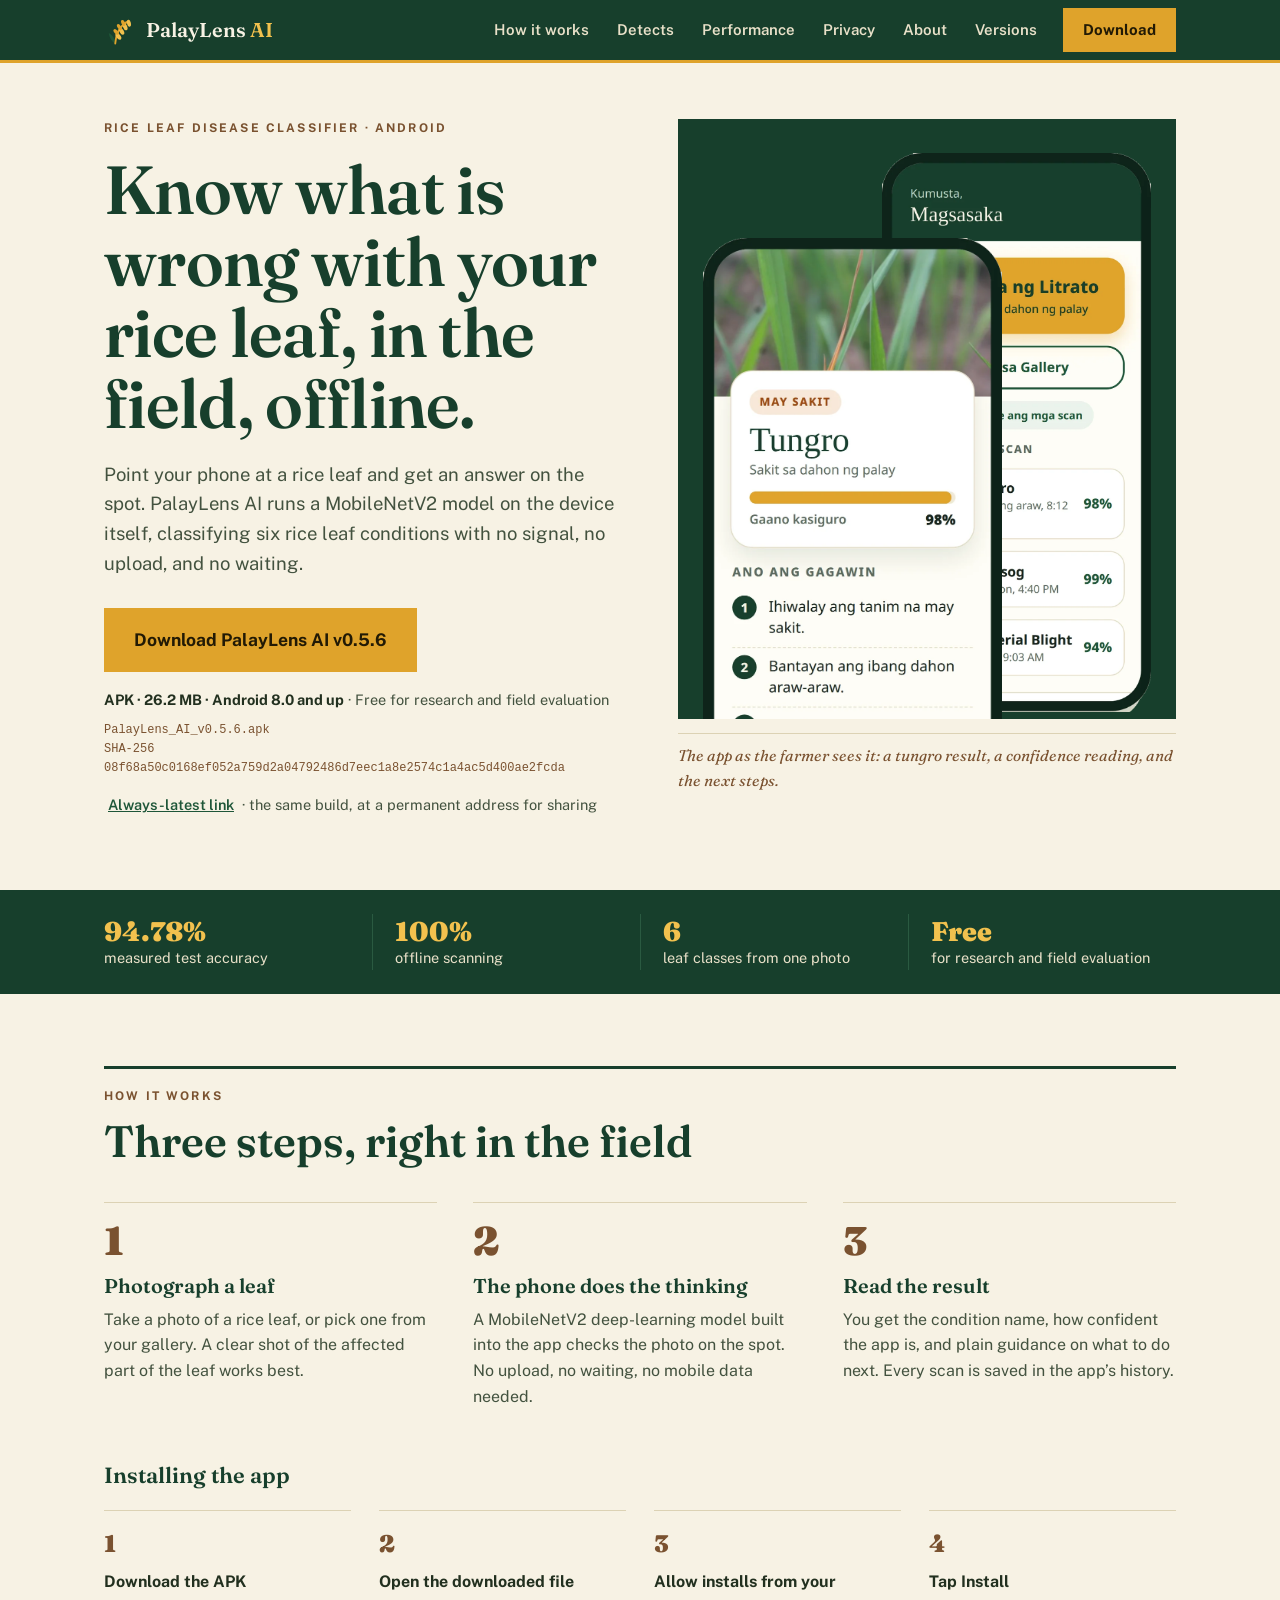
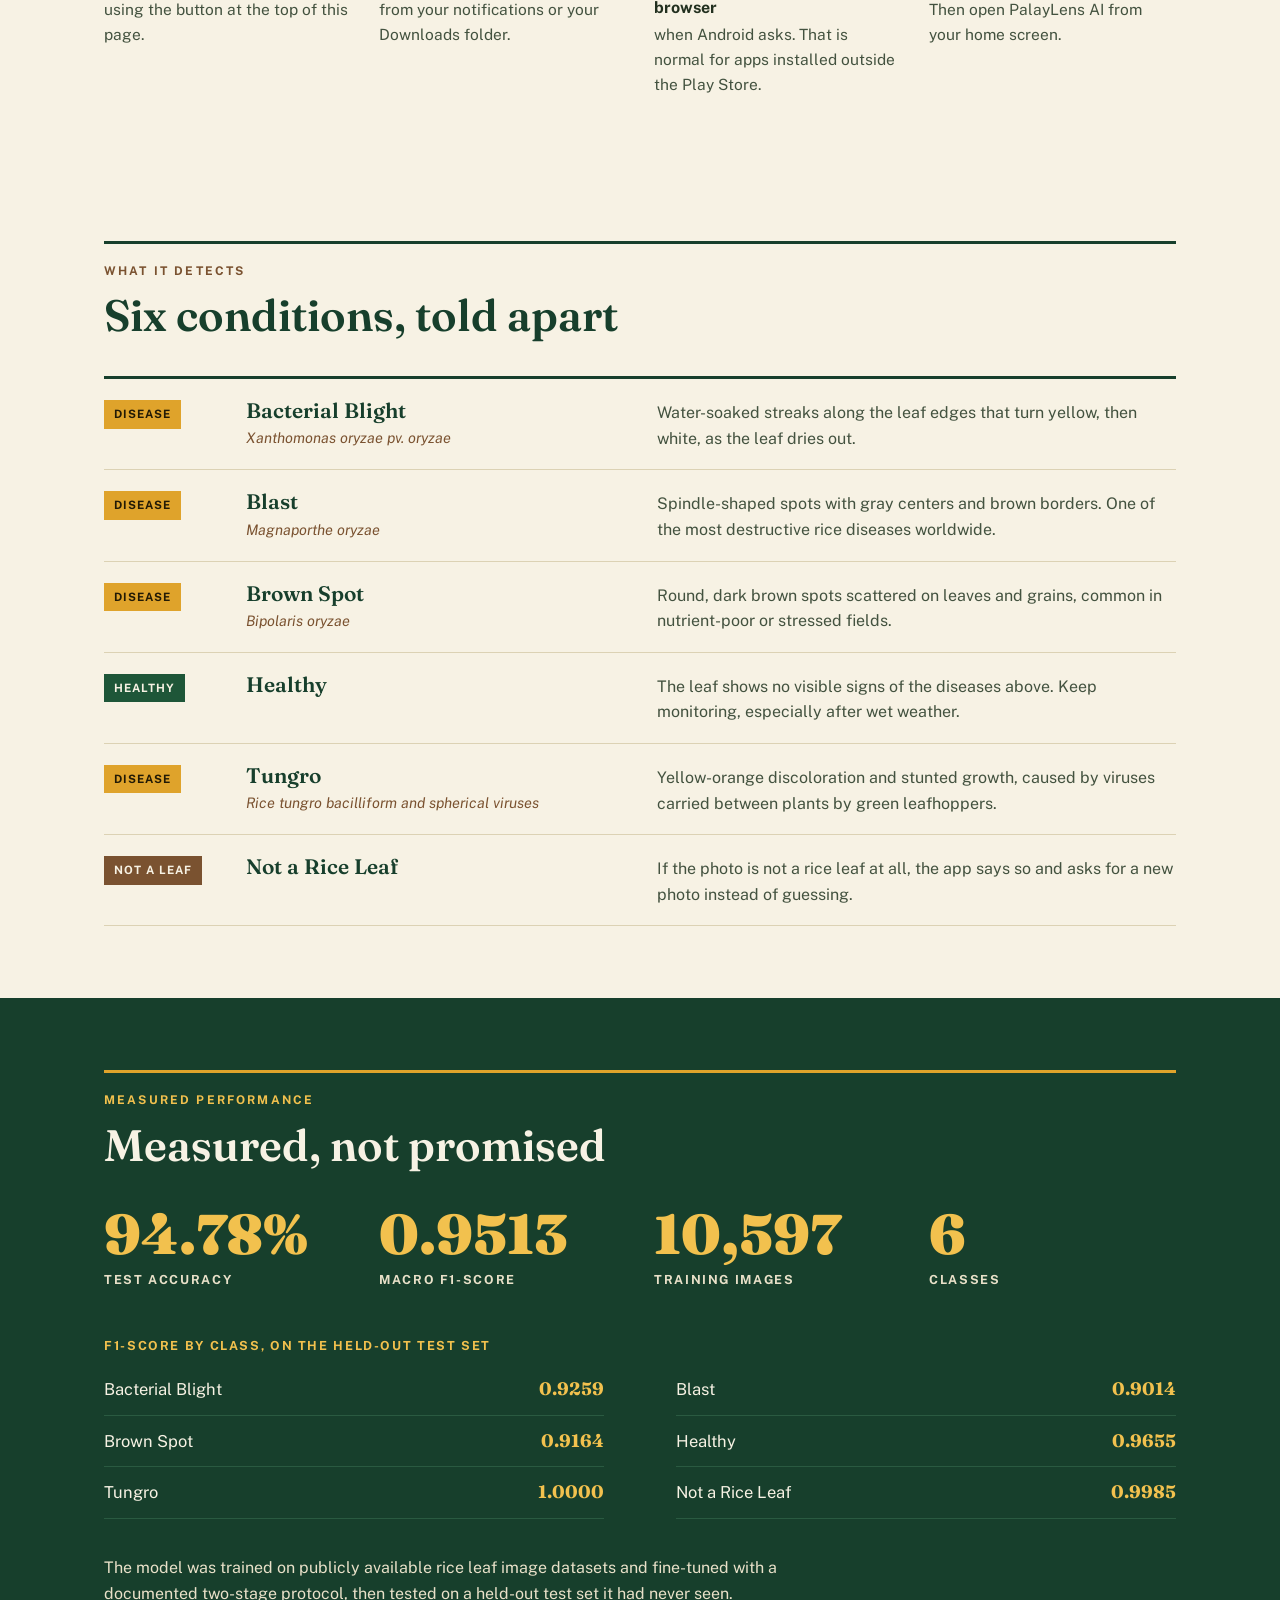
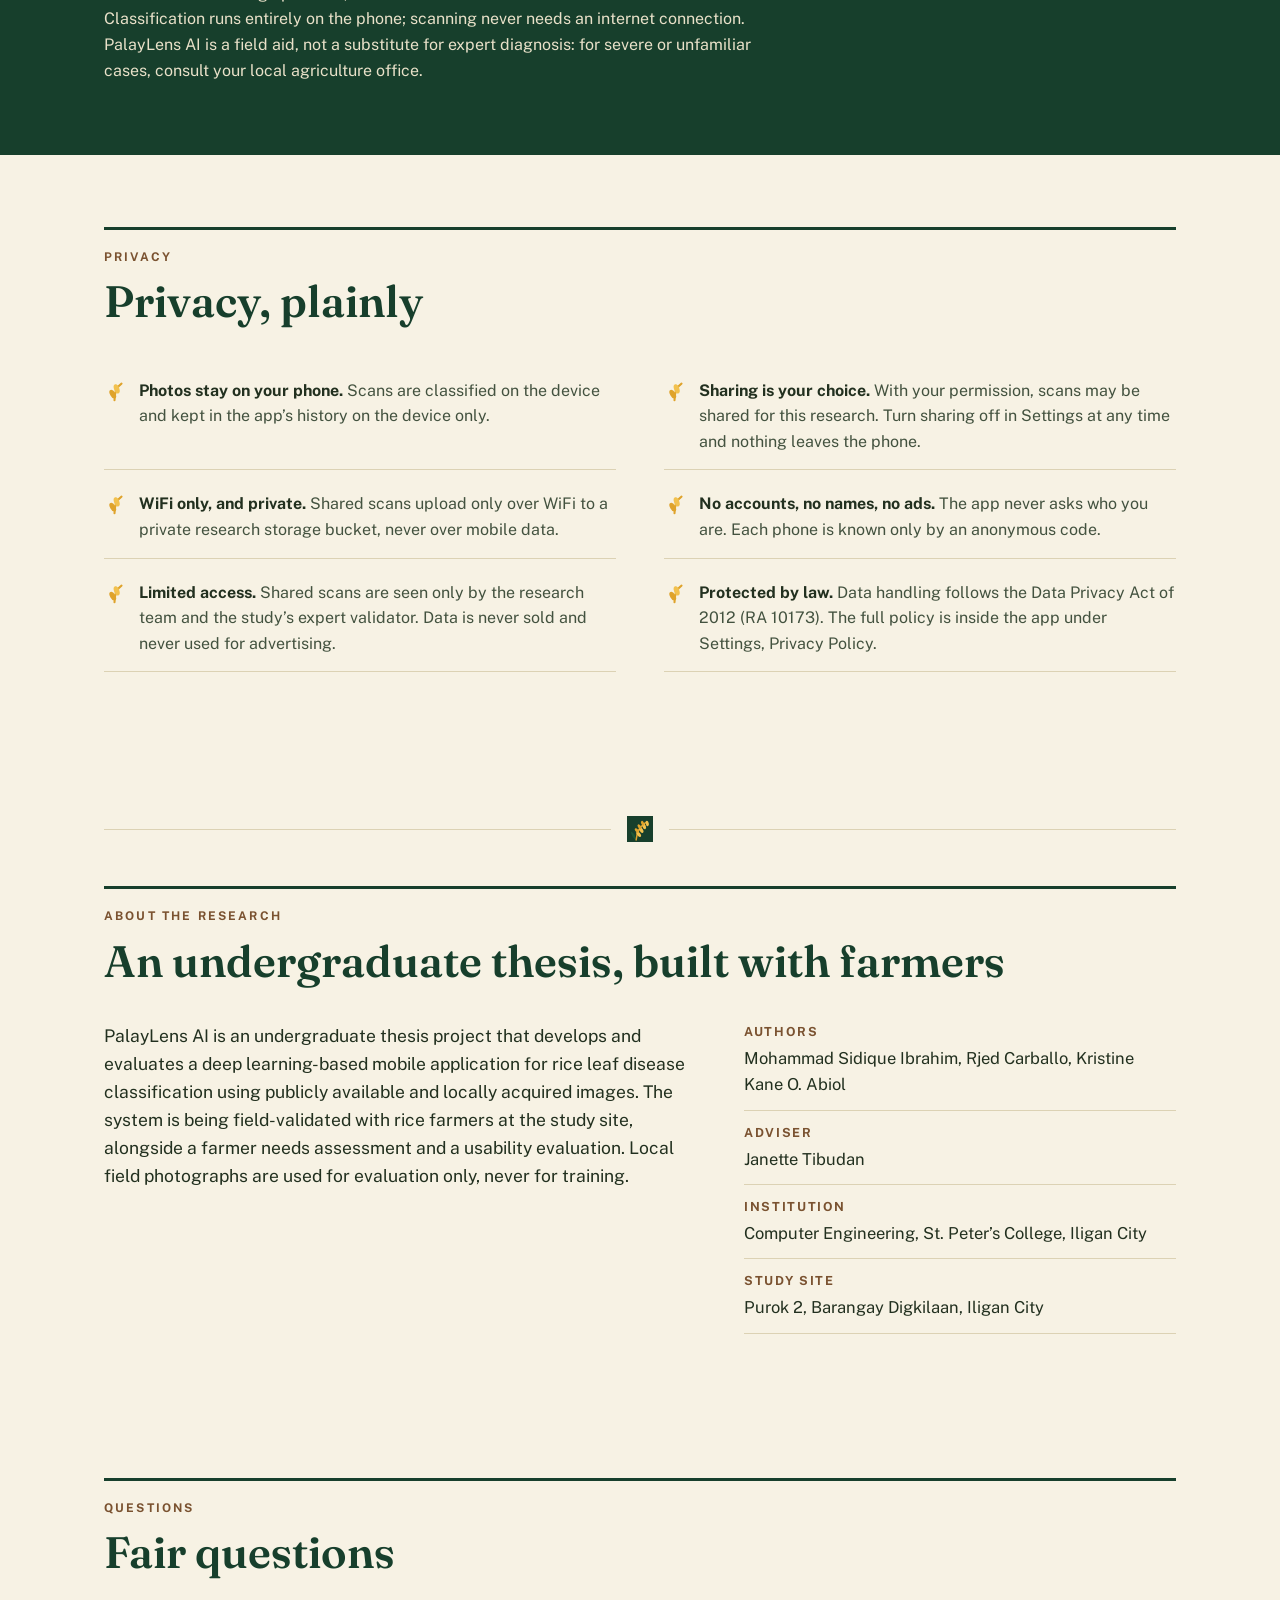
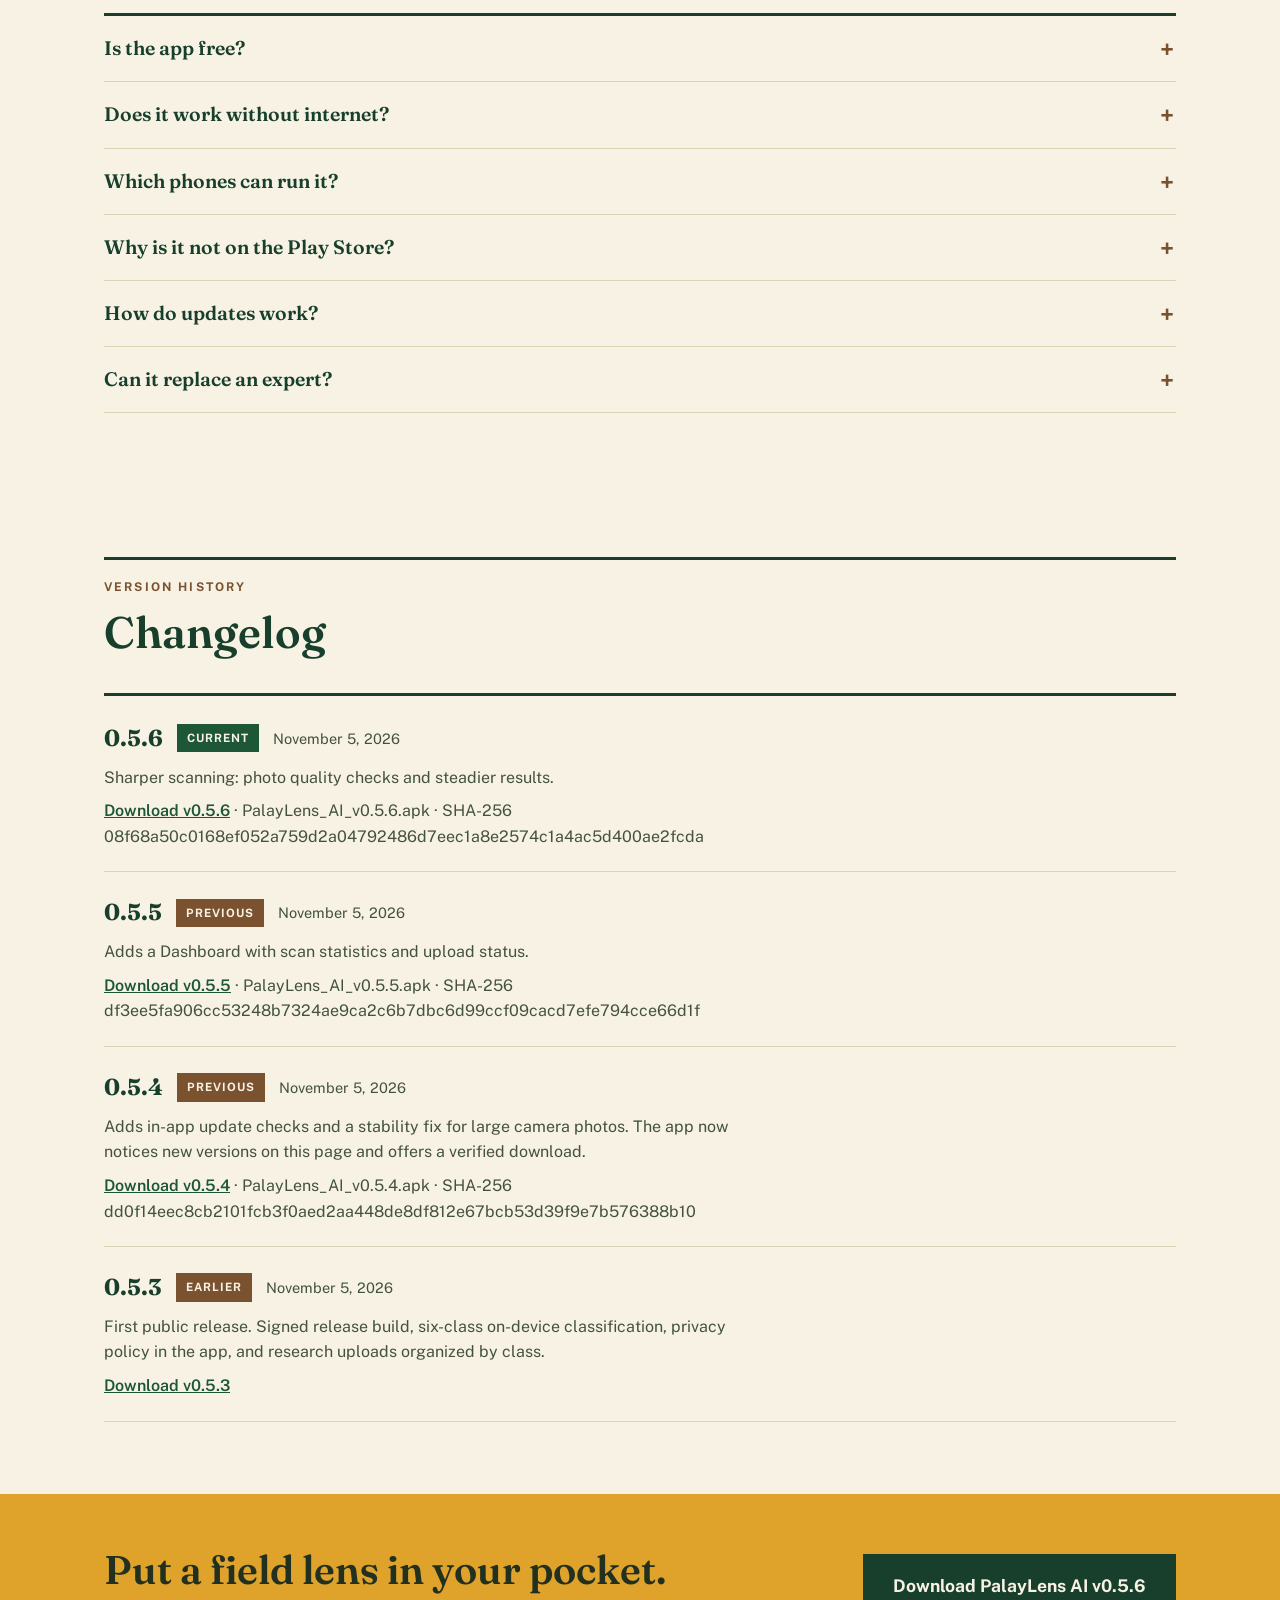
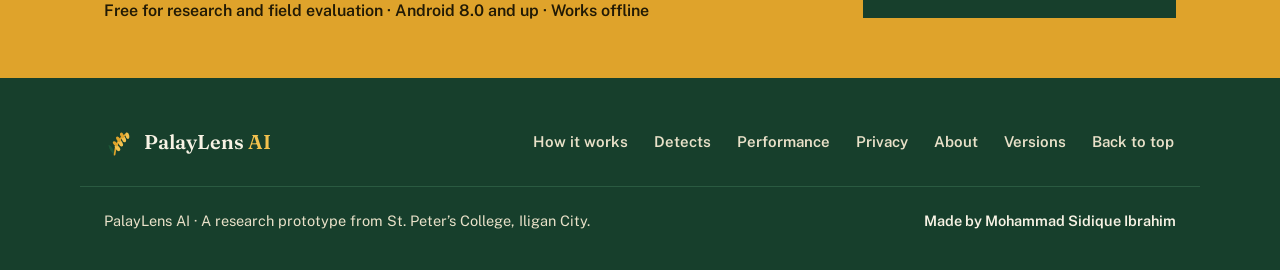
<file: index.html>
<!DOCTYPE html>
<html lang="en">
<head>
<meta charset="utf-8">
<meta name="viewport" content="width=device-width, initial-scale=1">
<title>PalayLens AI: Rice Leaf Disease Classifier for Android</title>
<meta name="description" content="PalayLens AI identifies rice leaf diseases on your Android phone, on-device and offline. Download the free research APK.">
<link rel="canonical" href="https://palaylens.vercel.app/">
<meta name="theme-color" content="#173F2C">
<meta property="og:type" content="website">
<meta property="og:site_name" content="PalayLens AI">
<meta property="og:title" content="PalayLens AI: Rice Leaf Disease Classifier for Android">
<meta property="og:description" content="PalayLens AI identifies rice leaf diseases on your Android phone, on-device and offline. Download the free research APK.">
<meta property="og:url" content="https://palaylens.vercel.app/">
<meta property="og:image" content="https://palaylens.vercel.app/og.png">
<meta property="og:image:type" content="image/png">
<meta property="og:image:width" content="1200">
<meta property="og:image:height" content="630">
<meta property="og:image:alt" content="PalayLens AI, a rice leaf disease classifier for Android, 94.78% test accuracy">
<meta name="twitter:card" content="summary_large_image">
<meta name="twitter:title" content="PalayLens AI: Rice Leaf Disease Classifier for Android">
<meta name="twitter:description" content="PalayLens AI identifies rice leaf diseases on your Android phone, on-device and offline. Download the free research APK.">
<meta name="twitter:image" content="https://palaylens.vercel.app/og.png">
<meta name="twitter:image:alt" content="PalayLens AI, a rice leaf disease classifier for Android, 94.78% test accuracy">
<link rel="icon" href="favicon.ico" sizes="any">
<link rel="icon" type="image/svg+xml" href="icon.svg">
<link rel="icon" type="image/png" sizes="32x32" href="favicon-32.png">
<link rel="apple-touch-icon" href="apple-touch-icon.png">
<link rel="preconnect" href="https://fonts.googleapis.com">
<link rel="preconnect" href="https://fonts.gstatic.com" crossorigin>
<link href="https://fonts.googleapis.com/css2?family=Fraunces:ital,wght@0,600;0,700;0,900;1,600&family=Public+Sans:wght@400;600;700&display=swap" rel="stylesheet">
<link rel="stylesheet" href="styles.css">
</head>
<body>

<a class="skip" href="#main">Skip to content</a>

<header class="masthead">
  <div class="wrap mast-in">
    <a class="brand" href="/" aria-label="PalayLens AI, back to top">
      <img src="icon.svg" alt="" width="32" height="32">
      <span>PalayLens&nbsp;<b>AI</b></span>
    </a>
    <nav class="dnav" aria-label="Sections">
      <a href="/how">How it works</a>
      <a href="/detects">Detects</a>
      <a href="/performance">Performance</a>
      <a href="/privacy">Privacy</a>
      <a href="/about">About</a>
      <a href="/versions">Versions</a>
    </nav>
    <a class="btn btn-small" href="apk/PalayLens_AI_v0.5.6.apk" download>Download</a>
    <details class="mnav">
      <summary>Menu</summary>
      <nav aria-label="Sections">
        <a href="apk/PalayLens_AI_v0.5.6.apk" download>Download the app</a>
        <a href="/how">How it works</a>
        <a href="/detects">Detects</a>
        <a href="/performance">Performance</a>
        <a href="/privacy">Privacy</a>
        <a href="/about">About</a>
        <a href="/versions">Versions</a>
      </nav>
    </details>
  </div>
</header>

<main id="main">

  <section class="hero" id="top">
    <div class="wrap hero-grid">
      <div class="hero-copy">
        <p class="eyebrow">Rice Leaf Disease Classifier · Android</p>
        <h1>Know what is wrong with your rice leaf, in the field, offline.</h1>
        <p class="lede">Point your phone at a rice leaf and get an answer on the spot. PalayLens AI runs a MobileNetV2 model on the device itself, classifying six rice leaf conditions with no signal, no upload, and no waiting.</p>
        <div class="dl">
          <a class="btn btn-big" href="apk/PalayLens_AI_v0.5.6.apk" download>Download PalayLens AI v0.5.6</a>
          <p class="spec"><strong>APK · 26.2 MB · Android 8.0 and up</strong> · Free for research and field evaluation</p>
          <p class="sha">PalayLens_AI_v0.5.6.apk<br>SHA-256 08f68a50c0168ef052a759d2a04792486d7eec1a8e2574c1a4ac5d400ae2fcda</p>
          <p class="latest"><a href="apk/latest.apk" download>Always-latest link</a> · the same build, at a permanent address for sharing</p>
        </div>
      </div>
      <figure class="plate">
        <div class="plate-panel">
          <img class="shot back" src="shot-home.webp" alt="PalayLens AI home screen: a large gold button for taking a leaf photo, with recent scans listed below" width="780" height="1621">
          <img class="shot front" src="shot-result.webp" alt="PalayLens AI result screen: a tungro diagnosis at 98 percent confidence, with the next steps spelled out" width="780" height="1621">
        </div>
        <figcaption>The app as the farmer sees it: a tungro result, a confidence reading, and the next steps.</figcaption>
      </figure>
    </div>
  </section>

  <div class="trust">
    <div class="wrap trust-in">
      <p><b>94.78%</b><span>measured test accuracy</span></p>
      <p><b>100%</b><span>offline scanning</span></p>
      <p><b>6</b><span>leaf classes from one photo</span></p>
      <p><b>Free</b><span>for research and field evaluation</span></p>
    </div>
  </div>

  <section id="how">
    <div class="wrap">
      <div class="sec-head">
        <p class="eyebrow">How it works</p>
        <h2>Three steps, right in the field</h2>
      </div>
      <div class="steps">
        <div class="step">
          <span class="n">1</span>
          <h3>Photograph a leaf</h3>
          <p>Take a photo of a rice leaf, or pick one from your gallery. A clear shot of the affected part of the leaf works best.</p>
        </div>
        <div class="step">
          <span class="n">2</span>
          <h3>The phone does the thinking</h3>
          <p>A MobileNetV2 deep-learning model built into the app checks the photo on the spot. No upload, no waiting, no mobile data needed.</p>
        </div>
        <div class="step">
          <span class="n">3</span>
          <h3>Read the result</h3>
          <p>You get the condition name, how confident the app is, and plain guidance on what to do next. Every scan is saved in the app&rsquo;s history.</p>
        </div>
      </div>

      <h3 class="sub-h">Installing the app</h3>
      <ol class="install">
        <li><b>Download the APK</b> using the button at the top of this page.</li>
        <li><b>Open the downloaded file</b> from your notifications or your Downloads folder.</li>
        <li><b>Allow installs from your browser</b> when Android asks. That is normal for apps installed outside the Play Store.</li>
        <li><b>Tap Install</b>Then open PalayLens AI from your home screen.</li>
      </ol>
    </div>
  </section>

  <section id="detects">
    <div class="wrap">
      <div class="sec-head">
        <p class="eyebrow">What it detects</p>
        <h2>Six conditions, told apart</h2>
      </div>
      <div class="spec-table">
        <div class="spec-row">
          <span class="tag disease">Disease</span>
          <div class="spec-name"><h3>Bacterial Blight</h3><p class="latin">Xanthomonas oryzae pv. oryzae</p></div>
          <p class="spec-desc">Water-soaked streaks along the leaf edges that turn yellow, then white, as the leaf dries out.</p>
        </div>
        <div class="spec-row">
          <span class="tag disease">Disease</span>
          <div class="spec-name"><h3>Blast</h3><p class="latin">Magnaporthe oryzae</p></div>
          <p class="spec-desc">Spindle-shaped spots with gray centers and brown borders. One of the most destructive rice diseases worldwide.</p>
        </div>
        <div class="spec-row">
          <span class="tag disease">Disease</span>
          <div class="spec-name"><h3>Brown Spot</h3><p class="latin">Bipolaris oryzae</p></div>
          <p class="spec-desc">Round, dark brown spots scattered on leaves and grains, common in nutrient-poor or stressed fields.</p>
        </div>
        <div class="spec-row">
          <span class="tag healthy">Healthy</span>
          <div class="spec-name"><h3>Healthy</h3></div>
          <p class="spec-desc">The leaf shows no visible signs of the diseases above. Keep monitoring, especially after wet weather.</p>
        </div>
        <div class="spec-row">
          <span class="tag disease">Disease</span>
          <div class="spec-name"><h3>Tungro</h3><p class="latin">Rice tungro bacilliform and spherical viruses</p></div>
          <p class="spec-desc">Yellow-orange discoloration and stunted growth, caused by viruses carried between plants by green leafhoppers.</p>
        </div>
        <div class="spec-row">
          <span class="tag none">Not a leaf</span>
          <div class="spec-name"><h3>Not a Rice Leaf</h3></div>
          <p class="spec-desc">If the photo is not a rice leaf at all, the app says so and asks for a new photo instead of guessing.</p>
        </div>
      </div>
    </div>
  </section>

  <section id="performance" class="band">
    <div class="wrap">
      <div class="sec-head on-dark">
        <p class="eyebrow">Measured performance</p>
        <h2>Measured, not promised</h2>
      </div>
      <div class="stats">
        <div class="stat"><span class="num">94.78%</span><span class="lbl">Test accuracy</span></div>
        <div class="stat"><span class="num">0.9513</span><span class="lbl">Macro F1-score</span></div>
        <div class="stat"><span class="num">10,597</span><span class="lbl">Training images</span></div>
        <div class="stat"><span class="num">6</span><span class="lbl">Classes</span></div>
      </div>
      <p class="f1-cap">F1-score by class, on the held-out test set</p>
      <div class="f1">
        <div class="f1-row"><span>Bacterial Blight</span><b>0.9259</b></div>
        <div class="f1-row"><span>Blast</span><b>0.9014</b></div>
        <div class="f1-row"><span>Brown Spot</span><b>0.9164</b></div>
        <div class="f1-row"><span>Healthy</span><b>0.9655</b></div>
        <div class="f1-row"><span>Tungro</span><b>1.0000</b></div>
        <div class="f1-row"><span>Not a Rice Leaf</span><b>0.9985</b></div>
      </div>
      <p class="perf-note">The model was trained on publicly available rice leaf image datasets and fine-tuned with a documented two-stage protocol, then tested on a held-out test set it had never seen. Classification runs entirely on the phone; scanning never needs an internet connection. PalayLens AI is a field aid, not a substitute for expert diagnosis: for severe or unfamiliar cases, consult your local agriculture office.</p>
    </div>
  </section>

  <section id="privacy">
    <div class="wrap">
      <div class="sec-head">
        <p class="eyebrow">Privacy</p>
        <h2>Privacy, plainly</h2>
      </div>
      <ul class="privacy-list">
        <li><p><strong>Photos stay on your phone.</strong> Scans are classified on the device and kept in the app&rsquo;s history on the device only.</p></li>
        <li><p><strong>Sharing is your choice.</strong> With your permission, scans may be shared for this research. Turn sharing off in Settings at any time and nothing leaves the phone.</p></li>
        <li><p><strong>WiFi only, and private.</strong> Shared scans upload only over WiFi to a private research storage bucket, never over mobile data.</p></li>
        <li><p><strong>No accounts, no names, no ads.</strong> The app never asks who you are. Each phone is known only by an anonymous code.</p></li>
        <li><p><strong>Limited access.</strong> Shared scans are seen only by the research team and the study&rsquo;s expert validator. Data is never sold and never used for advertising.</p></li>
        <li><p><strong>Protected by law.</strong> Data handling follows the Data Privacy Act of 2012 (RA 10173). The full policy is inside the app under Settings, Privacy Policy.</p></li>
      </ul>
    </div>
  </section>

  <section id="about">
    <div class="wrap">
      <div class="divider" aria-hidden="true">
        <span></span>
        <img src="icon.svg" alt="" width="26" height="26">
        <span></span>
      </div>
      <div class="sec-head">
        <p class="eyebrow">About the research</p>
        <h2>An undergraduate thesis, built with farmers</h2>
      </div>
      <div class="about-grid">
        <p>PalayLens AI is an undergraduate thesis project that develops and evaluates a deep learning-based mobile application for rice leaf disease classification using publicly available and locally acquired images. The system is being field-validated with rice farmers at the study site, alongside a farmer needs assessment and a usability evaluation. Local field photographs are used for evaluation only, never for training.</p>
        <dl class="facts">
          <div><dt>Authors</dt><dd>Mohammad Sidique Ibrahim, Rjed Carballo, Kristine Kane O. Abiol</dd></div>
          <div><dt>Adviser</dt><dd>Janette Tibudan</dd></div>
          <div><dt>Institution</dt><dd>Computer Engineering, St. Peter&rsquo;s College, Iligan City</dd></div>
          <div><dt>Study site</dt><dd>Purok 2, Barangay Digkilaan, Iligan City</dd></div>
        </dl>
      </div>
    </div>
  </section>

  <section id="faq">
    <div class="wrap">
      <div class="sec-head">
        <p class="eyebrow">Questions</p>
        <h2>Fair questions</h2>
      </div>
      <div class="faq-list">
        <details>
          <summary>Is the app free?</summary>
          <p>Yes. PalayLens AI is free for research and field evaluation. There are no ads, no accounts, and no in-app purchases.</p>
        </details>
        <details>
          <summary>Does it work without internet?</summary>
          <p>Yes. Classification happens on the phone, so scanning works anywhere, including fields with no signal. A connection is used only if you allow scan sharing over WiFi, or when the app checks this page for a new version.</p>
        </details>
        <details>
          <summary>Which phones can run it?</summary>
          <p>Any Android phone running Android 8.0 (Oreo) or newer. The download is 26.2 MB.</p>
        </details>
        <details>
          <summary>Why is it not on the Play Store?</summary>
          <p>It is a research prototype distributed by the study team from this page. Android may ask you to allow installs from your browser the first time; that is normal for apps installed outside the Play Store, and the install steps above walk through it.</p>
        </details>
        <details>
          <summary>How do updates work?</summary>
          <p>The app checks this page for new versions. When one is available, it offers the download and verifies the file&rsquo;s SHA-256 checksum before installing, so the update you install is exactly the update published here.</p>
        </details>
        <details>
          <summary>Can it replace an expert?</summary>
          <p>No. PalayLens AI is a screening aid for the field. For severe, spreading, or unfamiliar cases, show the result to your local agriculture office or an expert validator.</p>
        </details>
      </div>
    </div>
  </section>

  <section id="versions">
    <div class="wrap">
      <div class="sec-head">
        <p class="eyebrow">Version history</p>
        <h2>Changelog</h2>
      </div>
      <ul class="versions">
        <li>
          <div class="v-head"><span class="v">0.5.6</span><span class="tag cur">Current</span><span class="v-date">November 5, 2026</span></div>
          <p>Sharper scanning: photo quality checks and steadier results.</p>
          <p class="v-meta"><a href="apk/PalayLens_AI_v0.5.6.apk" download>Download v0.5.6</a> · PalayLens_AI_v0.5.6.apk · SHA-256 08f68a50c0168ef052a759d2a04792486d7eec1a8e2574c1a4ac5d400ae2fcda</p>
        </li>
        <li>
          <div class="v-head"><span class="v">0.5.5</span><span class="tag prev">Previous</span><span class="v-date">November 5, 2026</span></div>
          <p>Adds a Dashboard with scan statistics and upload status.</p>
          <p class="v-meta"><a href="apk/PalayLens_AI_v0.5.5.apk" download>Download v0.5.5</a> · PalayLens_AI_v0.5.5.apk · SHA-256 df3ee5fa906cc53248b7324ae9ca2c6b7dbc6d99ccf09cacd7efe794cce66d1f</p>
        </li>
        <li>
          <div class="v-head"><span class="v">0.5.4</span><span class="tag prev">Previous</span><span class="v-date">November 5, 2026</span></div>
          <p>Adds in-app update checks and a stability fix for large camera photos. The app now notices new versions on this page and offers a verified download.</p>
          <p class="v-meta"><a href="apk/PalayLens_AI_v0.5.4.apk" download>Download v0.5.4</a> · PalayLens_AI_v0.5.4.apk · SHA-256 dd0f14eec8cb2101fcb3f0aed2aa448de8df812e67bcb53d39f9e7b576388b10</p>
        </li>
        <li>
          <div class="v-head"><span class="v">0.5.3</span><span class="tag prev">Earlier</span><span class="v-date">November 5, 2026</span></div>
          <p>First public release. Signed release build, six-class on-device classification, privacy policy in the app, and research uploads organized by class.</p>
          <p class="v-meta"><a href="apk/PalayLens_AI_v0.5.3.apk" download>Download v0.5.3</a></p>
        </li>
      </ul>
    </div>
  </section>

  <section class="cta">
    <div class="wrap cta-in">
      <div>
        <h2>Put a field lens in your pocket.</h2>
        <p>Free for research and field evaluation · Android 8.0 and up · Works offline</p>
      </div>
      <a class="btn btn-deep" href="apk/PalayLens_AI_v0.5.6.apk" download>Download PalayLens AI v0.5.6</a>
    </div>
  </section>

</main>

<footer>
  <div class="wrap foot-in">
    <a class="brand light" href="/" aria-label="PalayLens AI, back to top">
      <img src="icon.svg" alt="" width="30" height="30">
      <span>PalayLens&nbsp;<b>AI</b></span>
    </a>
    <nav class="fnav" aria-label="Footer">
      <a href="/how">How it works</a>
      <a href="/detects">Detects</a>
      <a href="/performance">Performance</a>
      <a href="/privacy">Privacy</a>
      <a href="/about">About</a>
      <a href="/versions">Versions</a>
      <a href="/">Back to top</a>
    </nav>
  </div>
  <div class="wrap foot-base">
    <p>PalayLens AI · A research prototype from St. Peter&rsquo;s College, Iligan City.</p>
    <p class="credit">Made by Mohammad Sidique Ibrahim</p>
  </div>
</footer>

<script src="/clean-urls.js" defer></script>
</body>
</html>
</file>
<file: styles.css>
/* PalayLens AI: Field Journal
   Editorial broadsheet system. Solid palette colors only, depth from rules
   and typography, never shadows or gradients.
   Deep Field #173F2C · Field #1E5638 · Harvest Gold #DFA32B · Gold Light #F2C14E
   Grain Cream #F7F2E4 · Cream Dim #E9E1C9 · Paper #FFFDF4 · Soil #7A5230 · Ink #22301F */

:root{
  --deep:#173F2C;
  --field:#1E5638;
  --gold:#DFA32B;
  --gold-light:#F2C14E;
  --cream:#F7F2E4;
  --cream-dim:#E9E1C9;
  --paper:#FFFDF4;
  --soil:#7A5230;
  --ink:#22301F;
  --ink-soft:#43523F;
  --ink-btn:#221A05;
  --hairline:#DCD2B4;
  --hairline-dark:#2A5A41;
  --display:"Fraunces",Georgia,"Times New Roman",serif;
  --body:"Public Sans",-apple-system,"Segoe UI",Roboto,Helvetica,Arial,sans-serif;
  --mono:ui-monospace,"SF Mono",Menlo,Consolas,monospace;
}

*{box-sizing:border-box}
html{-webkit-text-size-adjust:100%}
@media (prefers-reduced-motion: no-preference){
  html{scroll-behavior:smooth}
  .faq-list summary::after{transition:transform .18s ease}
}
body{
  margin:0;
  background:var(--cream);
  color:var(--ink);
  font-family:var(--body);
  font-size:17px;
  line-height:1.6;
}
img{max-width:100%}
.wrap{max-width:1120px;margin:0 auto;padding:0 24px}
section[id],div[id]{scroll-margin-top:84px}

h1,h2,h3{font-family:var(--display);color:var(--deep);margin:0}
h2{font-size:clamp(32px,4.4vw,44px);font-weight:600;line-height:1.12}
h3{font-size:20px;font-weight:600;line-height:1.3}
p{margin:0}
a{color:var(--field)}
a:focus-visible,.btn:focus-visible,summary:focus-visible{
  outline:3px solid var(--gold);
  outline-offset:2px;
}
.masthead a:focus-visible,.band a:focus-visible,footer a:focus-visible,.cta .btn:focus-visible{
  outline-color:var(--gold-light);
}

.skip{
  position:absolute;left:16px;top:-60px;z-index:60;
  background:var(--deep);color:var(--cream);
  padding:10px 16px;font-weight:600;text-decoration:none;
}
.skip:focus{top:10px}

/* ---------- Masthead ---------- */
.masthead{
  position:sticky;top:0;z-index:50;
  background:var(--deep);color:var(--cream);
  border-bottom:3px solid var(--gold);
}
.mast-in{display:flex;align-items:center;gap:24px;min-height:60px}
.brand{
  display:inline-flex;align-items:center;gap:10px;
  color:var(--cream);text-decoration:none;
  font-family:var(--display);font-size:20px;font-weight:600;white-space:nowrap;
}
.brand img{display:block}
.brand b{color:var(--gold-light);font-weight:600}
.dnav{display:flex;gap:24px;margin-left:auto}
.dnav a{
  color:var(--cream-dim);text-decoration:none;font-size:15px;font-weight:600;
  padding:8px 2px;
}
.dnav a:hover{color:var(--gold-light)}
.btn{
  display:inline-block;background:var(--gold);color:var(--ink-btn);
  font-weight:700;text-decoration:none;text-align:center;
  border:2px solid var(--gold);
}
.btn:hover{background:var(--gold-light);border-color:var(--gold-light)}
.btn-small{padding:8px 18px;font-size:15px}
.mnav{display:none;position:relative}
.mnav summary{
  cursor:pointer;list-style:none;color:var(--cream);
  font-weight:600;font-size:15px;padding:10px 6px;
}
.mnav summary::-webkit-details-marker{display:none}
.mnav nav{
  position:absolute;right:0;top:calc(100% + 10px);min-width:210px;
  background:var(--deep);border:1px solid var(--hairline-dark);border-top:3px solid var(--gold);
  padding:10px 0;z-index:55;
}
.mnav nav a{
  display:block;color:var(--cream-dim);text-decoration:none;
  font-size:15.5px;font-weight:600;padding:10px 20px;
}
.mnav nav a:hover{color:var(--gold-light)}

/* ---------- Buttons and download block ---------- */
.btn-big{padding:16px 28px;font-size:17.5px}
.btn-deep{background:var(--deep);border-color:var(--deep);color:var(--cream);padding:16px 28px;font-size:17.5px}
.btn-deep:hover{background:var(--field);border-color:var(--field);color:var(--cream)}

/* ---------- Hero ---------- */
.hero{padding:56px 0 64px}
.hero-grid{
  display:grid;grid-template-columns:1.02fr .98fr;gap:56px;align-items:start;
}
.eyebrow{
  font-size:12px;font-weight:700;letter-spacing:.18em;text-transform:uppercase;
  color:var(--soil);margin-bottom:16px;
}
.hero h1{
  font-size:clamp(42px,5.4vw,68px);font-weight:600;line-height:1.05;
  letter-spacing:-.01em;margin-bottom:20px;
}
.lede{font-size:18.5px;color:var(--ink-soft);max-width:33em;margin-bottom:30px}
.dl .spec{margin-top:16px;font-size:14.5px;color:var(--ink-soft)}
.dl .spec strong{color:var(--ink)}
.sha{
  margin-top:10px;font-family:var(--mono);font-size:12px;line-height:1.55;
  color:var(--soil);overflow-wrap:anywhere;
}
.latest{margin-top:6px;font-size:14.5px;color:var(--ink-soft)}
.latest a{display:inline-block;padding:10px 4px;font-weight:600}

.plate{margin:0}
.plate-panel{
  position:relative;background:var(--deep);height:600px;overflow:hidden;
}
.shot{position:absolute;height:auto}
.shot.back{width:54%;right:5%;top:34px}
.shot.front{width:60%;left:5%;bottom:-140px}
.plate figcaption{
  font-family:var(--display);font-style:italic;font-size:15.5px;color:var(--soil);
  border-top:1px solid var(--hairline);margin-top:14px;padding-top:10px;
}

/* ---------- Trust strip ---------- */
.trust{background:var(--deep);color:var(--cream)}
.trust-in{
  display:grid;grid-template-columns:repeat(4,1fr);
  padding-top:24px;padding-bottom:24px;
}
.trust p{
  padding:2px 22px;border-left:1px solid var(--hairline-dark);
  font-size:14.5px;color:var(--cream-dim);line-height:1.45;
}
.trust p:first-child{border-left:none;padding-left:0}
.trust b{
  display:block;font-family:var(--display);font-weight:900;
  font-size:27px;color:var(--gold-light);line-height:1.15;
}

/* ---------- Sections ---------- */
main section{padding:72px 0}
.sec-head{border-top:3px solid var(--deep);padding-top:18px;margin-bottom:36px}
.sec-head .eyebrow{margin-bottom:10px}
.sec-head.on-dark{border-top-color:var(--gold)}
.sec-head.on-dark h2{color:var(--cream)}
.sec-head.on-dark .eyebrow{color:var(--gold-light)}

/* Steps ledger */
.steps{display:grid;grid-template-columns:repeat(3,1fr);gap:36px}
.step{border-top:1px solid var(--hairline);padding-top:18px}
.step .n{
  display:block;font-family:var(--display);font-weight:900;
  font-size:40px;line-height:1;color:var(--soil);margin-bottom:12px;
}
.step h3{margin-bottom:8px}
.step p{font-size:16px;color:var(--ink-soft)}

.sub-h{margin:52px 0 20px;font-size:22px}
.install{
  list-style:none;margin:0;padding:0;counter-reset:inst;
  display:grid;grid-template-columns:repeat(4,1fr);gap:28px;
}
.install li{
  counter-increment:inst;border-top:1px solid var(--hairline);
  padding-top:14px;font-size:15.5px;color:var(--ink-soft);
}
.install li::before{
  content:counter(inst);display:block;
  font-family:var(--display);font-weight:900;font-size:24px;color:var(--soil);
  margin-bottom:6px;
}
.install b{display:block;color:var(--ink);font-size:16px;margin-bottom:2px}

/* Specimen table */
.spec-table{border-top:3px solid var(--deep)}
.spec-row{
  display:grid;grid-template-columns:116px 1fr 1.35fr;gap:26px;align-items:baseline;
  padding:18px 0;border-bottom:1px solid var(--hairline);
}
.tag{
  display:inline-block;justify-self:start;
  font-size:11.5px;font-weight:700;letter-spacing:.09em;text-transform:uppercase;
  padding:5px 10px;white-space:nowrap;
}
.tag.disease{background:var(--gold);color:var(--ink-btn)}
.tag.healthy{background:var(--field);color:var(--cream)}
.tag.none{background:var(--soil);color:var(--cream)}
.spec-name h3{font-size:21px}
.latin{font-style:italic;color:var(--soil);font-size:14.5px;margin-top:2px}
.spec-desc{font-size:16px;color:var(--ink-soft)}

/* Performance band */
.band{background:var(--deep);color:var(--cream)}
.stats{
  display:grid;grid-template-columns:repeat(4,1fr);gap:28px;margin-bottom:46px;
}
.stat .num{
  display:block;font-family:var(--display);font-weight:900;
  font-size:clamp(40px,4.6vw,56px);line-height:1;color:var(--gold-light);
}
.stat .lbl{
  display:block;margin-top:8px;font-size:12.5px;font-weight:700;
  letter-spacing:.13em;text-transform:uppercase;color:var(--cream-dim);
}
.f1-cap{
  font-size:12.5px;font-weight:700;letter-spacing:.13em;text-transform:uppercase;
  color:var(--gold-light);margin-bottom:8px;
}
.f1{display:grid;grid-template-columns:1fr 1fr;gap:0 72px}
.f1-row{
  display:flex;justify-content:space-between;align-items:baseline;gap:20px;
  padding:11px 0;border-bottom:1px solid var(--hairline-dark);font-size:16.5px;
}
.f1-row b{font-family:var(--display);font-weight:700;font-size:18px;color:var(--gold-light)}
.perf-note{margin-top:36px;max-width:68ch;color:var(--cream-dim);font-size:16px}

/* Privacy checklist */
.privacy-list{
  list-style:none;margin:0;padding:0;
  display:grid;grid-template-columns:1fr 1fr;gap:6px 48px;
}
.privacy-list li{
  display:flex;gap:14px;padding:15px 0;border-bottom:1px solid var(--hairline);
}
.privacy-list li::before{
  content:"";flex:none;width:21px;height:21px;margin-top:3px;
  background:url('data:image/svg+xml;utf8,<svg xmlns="http://www.w3.org/2000/svg" viewBox="0 0 24 24"><path d="M12 22 C12 14 14 7 20 3" stroke="%23DFA32B" stroke-width="2.4" fill="none" stroke-linecap="round"/><ellipse cx="10" cy="15" rx="3" ry="5.5" fill="%23DFA32B" transform="rotate(-30 10 15)"/><ellipse cx="14.5" cy="9" rx="3" ry="5.5" fill="%23F2C14E" transform="rotate(-20 14.5 9)"/></svg>') center/contain no-repeat;
}
.privacy-list p{font-size:16px;color:var(--ink-soft)}
.privacy-list strong{color:var(--ink)}

/* About */
.divider{display:flex;align-items:center;gap:16px;margin-bottom:44px}
.divider span{flex:1;border-top:1px solid var(--hairline)}
.divider img{display:block}
.about-grid{display:grid;grid-template-columns:1.15fr .85fr;gap:56px;align-items:start}
.about-grid > p{font-size:17.5px;max-width:56ch}
.facts{margin:0}
.facts div{padding:12px 0;border-bottom:1px solid var(--hairline)}
.facts div:first-child{padding-top:0}
.facts dt{
  font-size:12.5px;font-weight:700;letter-spacing:.13em;text-transform:uppercase;
  color:var(--soil);margin-bottom:3px;
}
.facts dd{margin:0;font-size:16.5px}

/* FAQ */
.faq-list{border-top:3px solid var(--deep)}
.faq-list details{border-bottom:1px solid var(--hairline)}
.faq-list summary{
  cursor:pointer;list-style:none;position:relative;
  font-family:var(--display);font-weight:600;font-size:19.5px;color:var(--deep);
  padding:17px 36px 17px 0;
}
.faq-list summary::-webkit-details-marker{display:none}
.faq-list summary::after{
  content:"+";position:absolute;right:2px;top:14px;
  font-family:var(--body);font-weight:700;font-size:24px;color:var(--soil);
}
.faq-list details[open ] summary::after{transform:rotate(45deg)}
.faq-list details p{padding:0 36px 18px 0;font-size:16px;color:var(--ink-soft);max-width:62ch}

/* Versions */
.versions{list-style:none;margin:0;padding:0}
.versions li{padding:22px 0;border-bottom:1px solid var(--hairline)}
.versions li:first-child{border-top:3px solid var(--deep);padding-top:24px}
.v-head{display:flex;align-items:center;gap:14px;flex-wrap:wrap;margin-bottom:8px}
.v{font-family:var(--display);font-weight:700;font-size:23px;color:var(--deep)}
.tag.cur{background:var(--field);color:var(--cream)}
.tag.prev{background:var(--soil);color:var(--cream)}
.v-date{font-size:14.5px;color:var(--ink-soft)}
.versions li > p{font-size:16px;color:var(--ink-soft);max-width:64ch}
.v-meta{margin-top:8px;font-size:13.5px;overflow-wrap:anywhere}
.v-meta a{font-weight:600}

/* Closing CTA */
.cta{background:var(--gold);padding:54px 0}
main section.cta{padding:54px 0}
.cta-in{display:flex;align-items:center;justify-content:space-between;gap:36px;flex-wrap:wrap}
.cta h2{color:var(--ink);font-size:clamp(30px,3.8vw,40px)}
.cta p{margin-top:6px;font-size:16px;color:var(--ink-btn);font-weight:600}

/* Footer */
footer{background:var(--deep);color:var(--cream-dim);padding:46px 0 38px}
.foot-in{
  display:flex;align-items:center;justify-content:space-between;gap:28px;flex-wrap:wrap;
  padding-bottom:26px;border-bottom:1px solid var(--hairline-dark);
}
.fnav{display:flex;gap:22px;flex-wrap:wrap}
.fnav a{color:var(--cream-dim);text-decoration:none;font-size:15px;font-weight:600;padding:6px 2px}
.fnav a:hover{color:var(--gold-light)}
.foot-base{
  display:flex;justify-content:space-between;gap:16px;flex-wrap:wrap;
  padding-top:22px;font-size:14.5px;
}
.foot-base .credit{color:var(--cream);font-weight:600}

/* 404 page */
main section.nf{padding:84px 0 100px}
.nf h1{font-size:clamp(40px,6vw,64px);font-weight:600;line-height:1.08;margin-bottom:16px}
.nf-text{font-size:18px;color:var(--ink-soft);max-width:36em}
.nf-row{display:flex;gap:16px;flex-wrap:wrap;margin-top:30px}

/* ---------- Responsive ---------- */
@media (max-width: 1020px){
  .plate-panel{height:520px}
  .shot.front{bottom:-110px}
}
@media (max-width: 900px){
  .dnav{display:none}
  .mnav{display:block}
  .brand{margin-right:auto}
  .hero-grid{grid-template-columns:1fr;gap:44px}
  .plate-panel{height:540px;max-width:520px}
  .steps{grid-template-columns:1fr;gap:0}
  .step{padding:18px 0}
  .steps .step:first-child{border-top:none;padding-top:0}
  .install{grid-template-columns:1fr 1fr}
  .stats{grid-template-columns:1fr 1fr}
  .f1{grid-template-columns:1fr}
  .privacy-list{grid-template-columns:1fr}
  .about-grid{grid-template-columns:1fr;gap:32px}
  .trust-in{grid-template-columns:1fr 1fr;gap:18px 0}
  .trust p:nth-child(3){border-left:none;padding-left:0}
}
@media (max-width: 560px){
  body{font-size:16.5px}
  .wrap{padding:0 20px}
  main section{padding:54px 0}
  main section.cta{padding:44px 0}
  .hero{padding:36px 0 48px}
  .hero h1{font-size:41px}
  .lede{font-size:17.5px;margin-bottom:24px}
  .btn-big{display:block;width:100%}
  .plate-panel{height:430px}
  .shot.back{width:58%}
  .shot.front{width:64%;bottom:-90px}
  .spec-row{grid-template-columns:1fr;gap:6px;padding:16px 0}
  .install{grid-template-columns:1fr}
  .cta-in{flex-direction:column;align-items:stretch}
  .cta .btn{text-align:center}
  .foot-in{flex-direction:column;align-items:flex-start}
  .mnav nav{position:fixed;left:16px;right:16px;top:64px}
  .mast-in{gap:12px}
  .mast-in .btn-small{display:none}
  .brand{font-size:18px}
  .brand img{width:28px;height:28px}
  .mnav summary{font-size:14.5px;padding:10px 2px}
}
</file>
